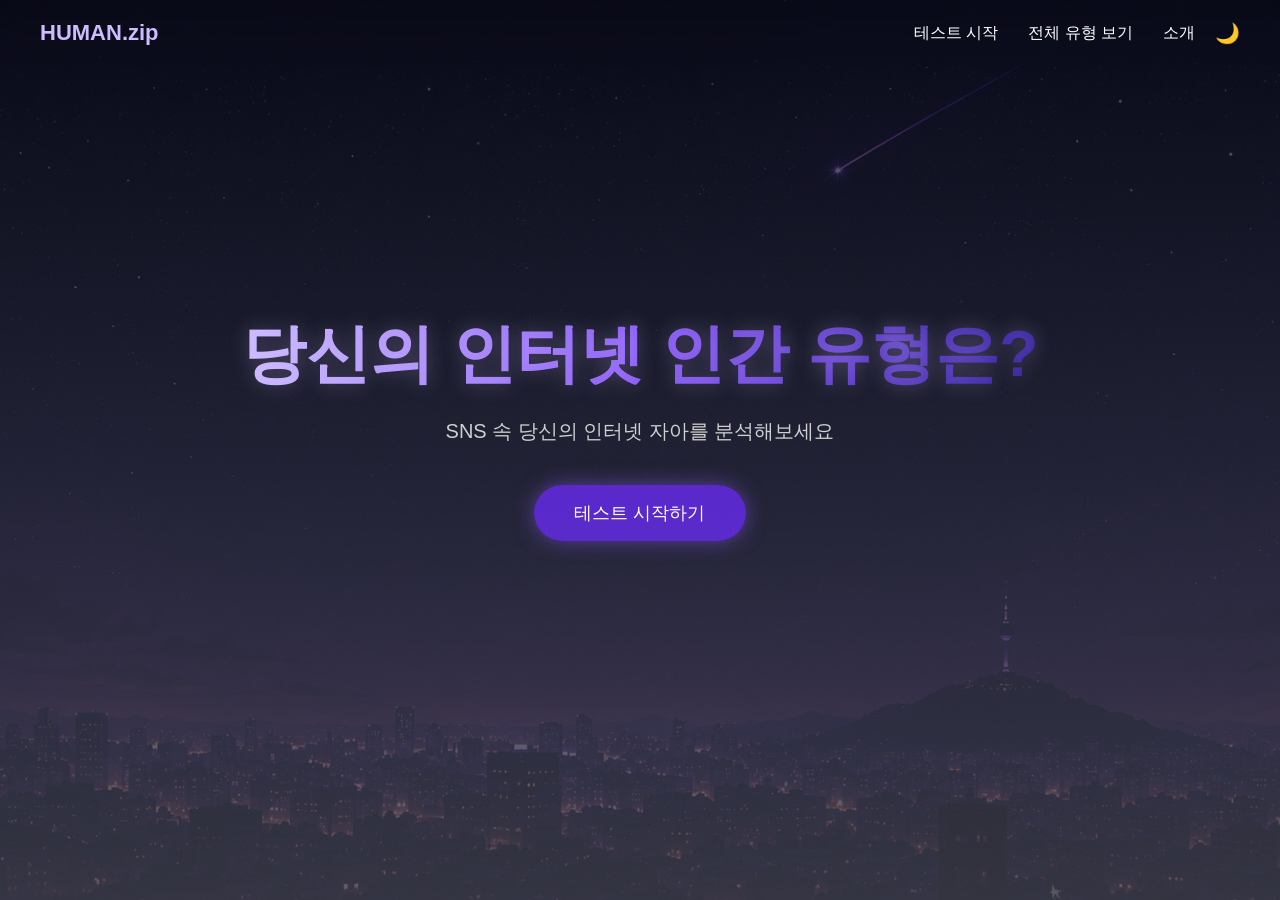
<file: index.html>
<!DOCTYPE html>
<html lang="en">
<head>
    <meta charset="UTF-8">
    <meta name="viewport" content="width=device-width, initial-scale=1.0">
    <title>인간 유형 테스트</title>
    <link rel="stylesheet" href="css/index.css">
    <link rel="stylesheet" href="css/theme.css">
</head>
<body>
    <nav>
        <div class = "logo">
            HUMAN.zip
        </div>

        <div class = "nav-right">
            <ul>
                <li id = "testMenu"> 테스트 시작 </li>
                <li id = "typesMenu"> 전체 유형 보기 </li>
                <li id = "introMenu"> 소개 </li>
            </ul>

            <button class = "mode-btn" id = "modeBtn">
                🌙
            </button>
        </div>
    </nav>

    <main>
        <div class = "main-text">
            <h1> 당신의 인터넷 인간 유형은? </h1>
            <p> SNS 속 당신의 인터넷 자아를 분석해보세요</p>
            <button class = "start-btn" id = "startBtn">
                테스트 시작하기
            </button>
        </div>
    </main>

    <script src = "js/index.js"></script>
    <script src = "js/theme.js"></script>
</body>
</html>
</file>
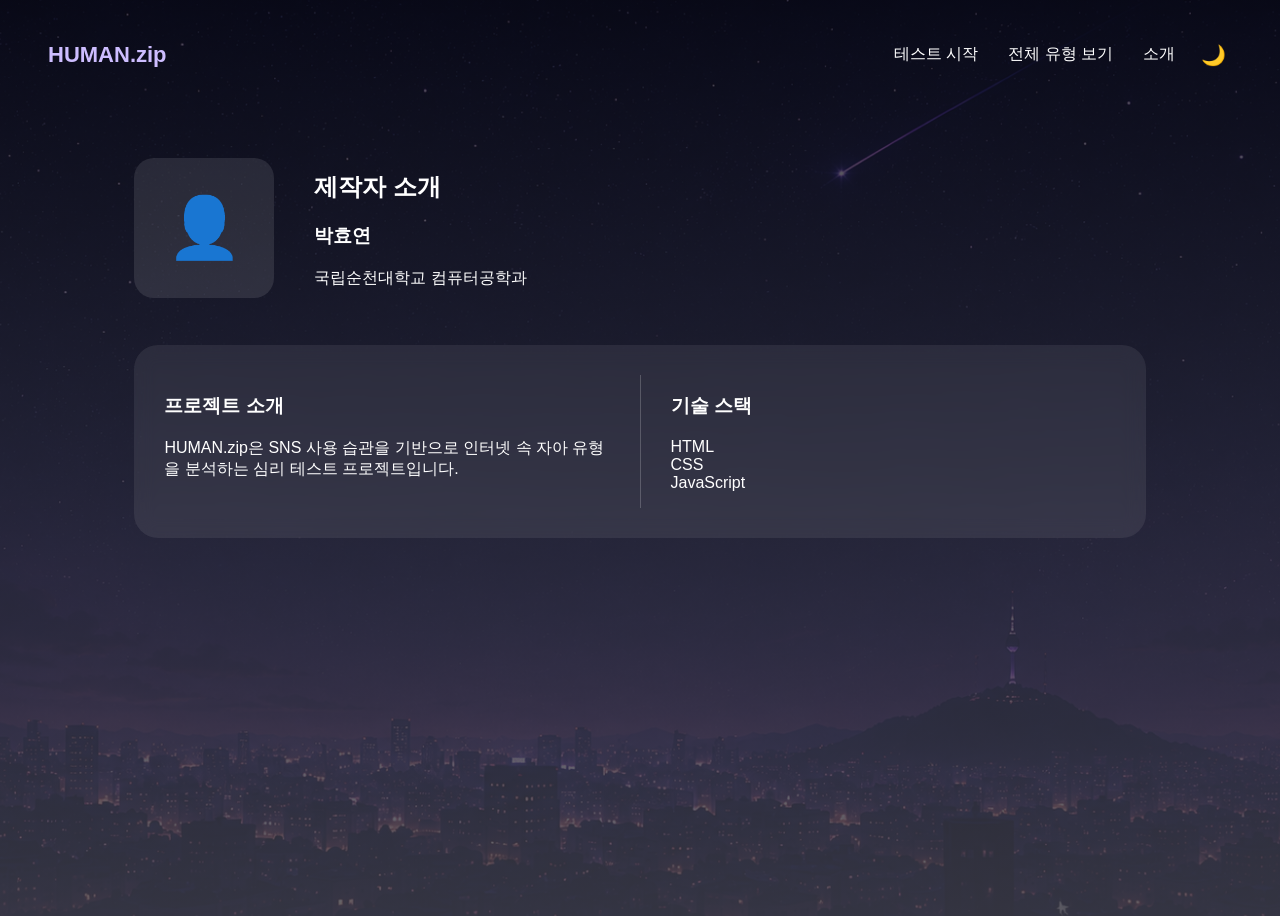
<file: intro.html>
<!DOCTYPE html>
<html lang="en">
<head>
    <meta charset="UTF-8">
    <meta name="viewport" content="width=device-width, initial-scale=1.0">
    <title> 인간 유형 테스트 </title>
    <link rel = "stylesheet" href = "css/intro.css">
    <link rel = "stylesheet" href="css/theme.css">
</head>
<body>
    <nav>
        <div class="logo" id="homeBtn">
            HUMAN.zip
        </div>

        <div class="nav-right">
            <ul>
                <li id="testMenu">
                    테스트 시작
                </li>

                <li id="typesMenu">
                    전체 유형 보기
                </li>

                <li id="introMenu">
                    소개
                </li>
            </ul>

            <button class="mode-btn" id="modeBtn">
                🌙
            </button>
        </div>
    </nav>
    
    <main class = "intro-main">
        <div class = "profile-section">
            <div class = "profile-image">
                👤
            </div>

            <div class = "profile-info">
                <h2>
                    제작자 소개
                </h2>

                <h3>
                    박효연
                </h3>

                <p>
                    국립순천대학교 컴퓨터공학과
                </p>
            </div>
        </div>

        <div class = "project-box">
            <div class = "project-intro">
                <h3>
                    프로젝트 소개
                </h3>

                <p>
                    HUMAN.zip은 SNS 사용 습관을 기반으로 인터넷 속 자아 유형을 분석하는
                    심리 테스트 프로젝트입니다.
                </p>
            </div>

            <div class = "tech-stack">
                <h3>
                    기술 스택
                </h3>

                <p>
                    HTML <br>
                    CSS <br>
                    JavaScript
                </p>
            </div>
        </div>
    </main>

    <script src="js/intro.js"></script>
    <script src = "js/theme.js"></script>
    </div>
</body>
</html>
</file>
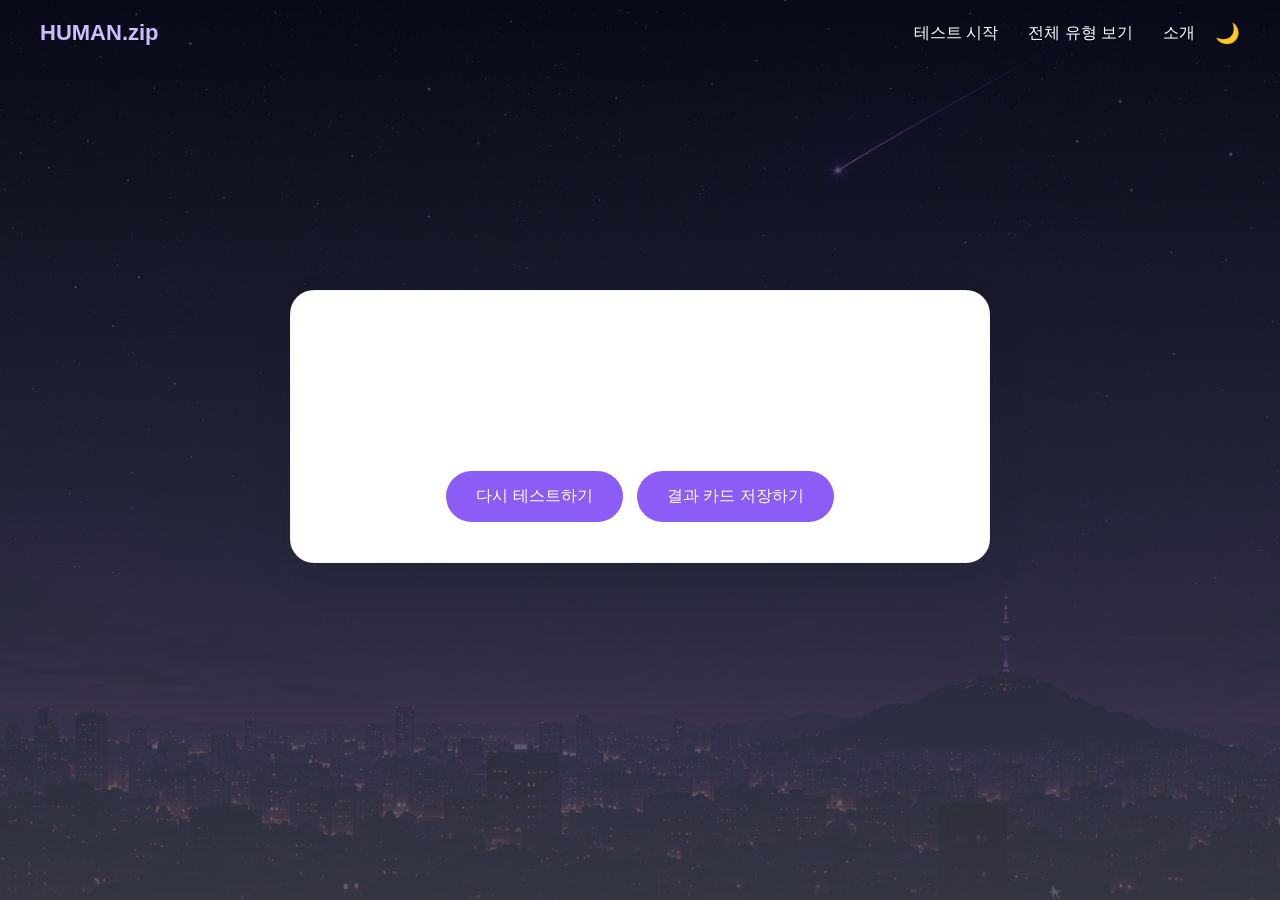
<file: result.html>
<!DOCTYPE html>
<html lang="en">
<head>
    <meta charset="UTF-8">
    <meta name="viewport" content="width=device-width, initial-scale=1.0">
    <title> 인간 유형 테스트 </title>
    <link rel = "stylesheet" href = "css/result.css">
    <link rel = "stylesheet" href="css/theme.css">
</head>
<script src = "https://html2canvas.hertzen.com/dist/html2canvas.min.js"></script>
<body>
    <nav>
        <div class="logo" id="homeBtn">
            HUMAN.zip
        </div>

        <div class="nav-right">
            <ul>
                <li id="testMenu">
                    테스트 시작
                </li>

                <li id="typesMenu">
                    전체 유형 보기
                </li>

                <li id="introMenu">
                    소개
                </li>
            </ul>

            <button class="mode-btn" id="modeBtn">
                🌙
            </button>
        </div>
    </nav>
    
    <main class = "result-main">
        <div class = "result-card" id = "resultCard">
            <h1 id = "resultTitle"></h1>
            <div id = "resultKeyword"></div>
            <div id = "resultColor"></div>
            <div id = "resultFeatures"></div>
            <p id = "resultMusic"></p>
            <p id = "resultMessage"></p>
            <div class = "button-box" id = "buttonBox" data-html2canvas-ignore = "true">
                <button id = "retryBtn">
                    다시 테스트하기
                </button>

                <button id = "saveBtn">
                    결과 카드 저장하기
                </button>
            </div>
        </div>
    </main>

<script src="js/result.js"></script>
<script src = "js/theme.js"></script>
</body>
</html>
</file>
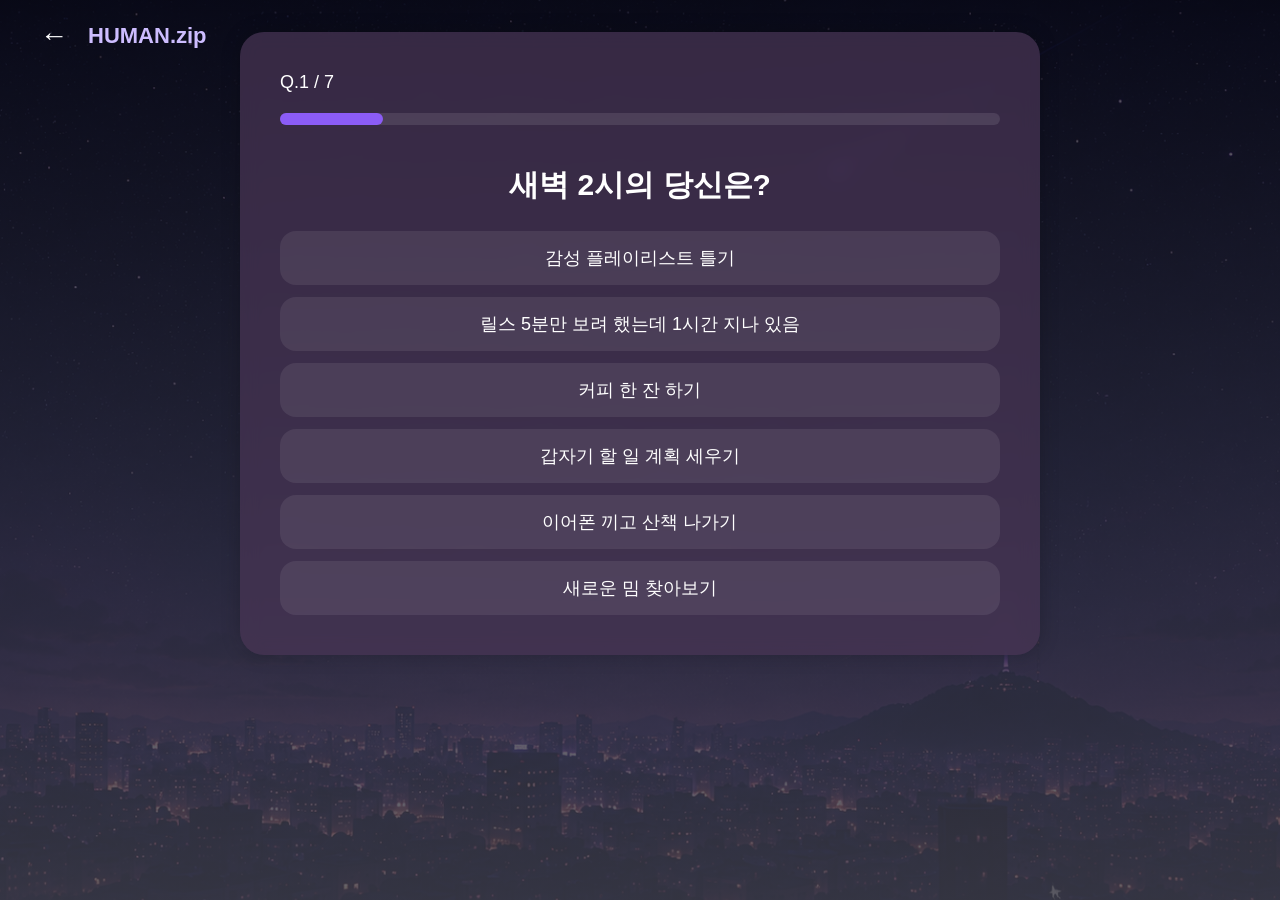
<file: test.html>
<!DOCTYPE html>
<html lang="en">
<head>
    <meta charset="UTF-8">
    <meta name="viewport" content="width=device-width, initial-scale=1.0">
    <title> 인간 유형 테스트</title>
    <link rel = "stylesheet" href = "css/test.css">
    <link rel = "stylesheet" href="css/theme.css">
</head>
<body>
    <nav>
        <div class="back-btn" id="backBtn">
            ←
        </div>

        <div class="logo">
            HUMAN.zip
        </div>
    </nav>

    <main class = "test-main">
        <div class = "test-box">
            <div class = "progress-text" id = "progressText"></div>

            <div class = "progress-bar">
                <div class = "progress" id = "progress"></div>
            </div>

            <h1 class = "question" id = "question">
            </h1>

            <div class = "answer-box" id = "answerBox">
            </div>
        </div>
    </main>

    <script src = "js/test.js"></script>
    <script src = "js/theme.js"></script>
</body>
</html>
</file>
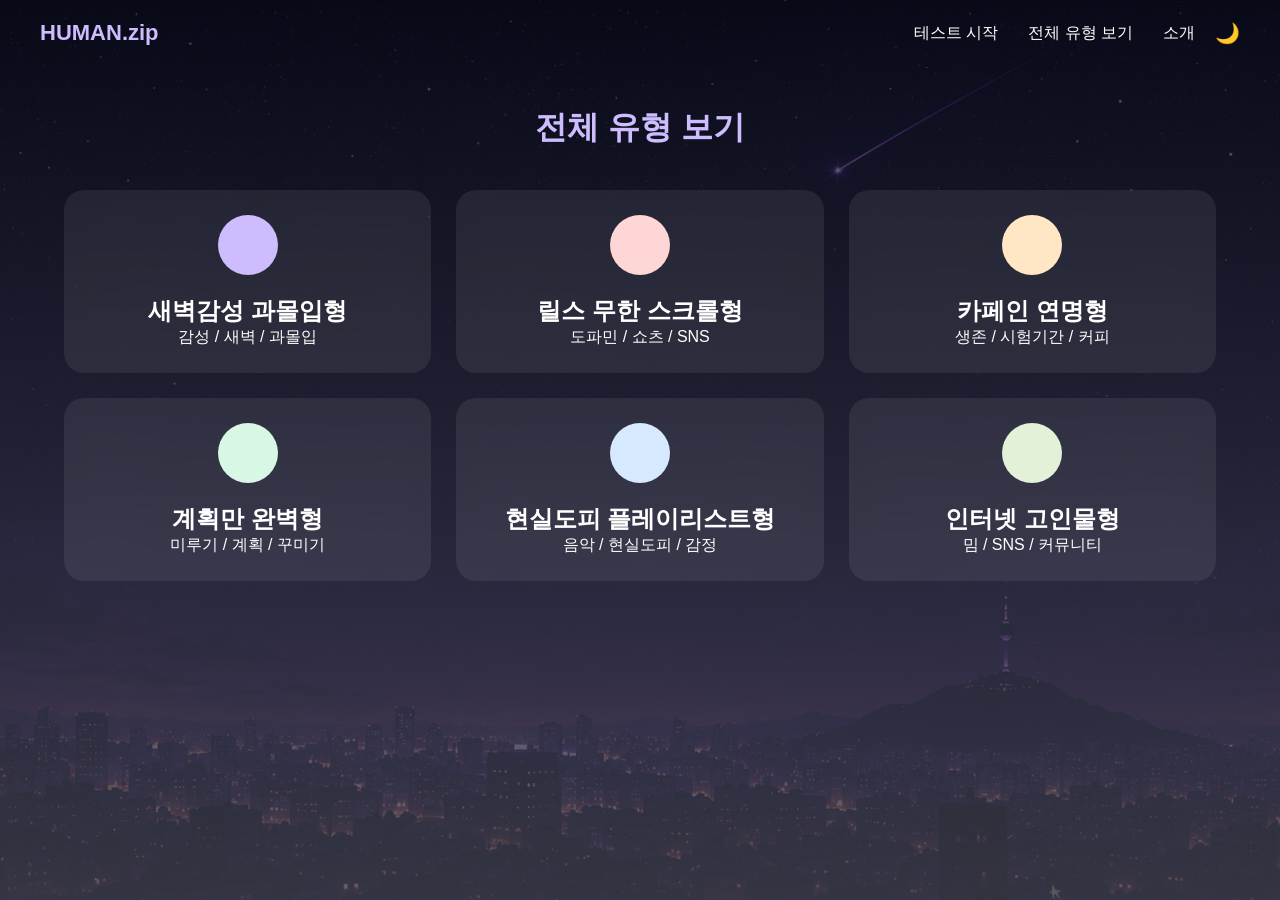
<file: types.html>
<!DOCTYPE html>
<html lang="en">
<head>
    <meta charset="UTF-8">
    <meta name="viewport" content="width=device-width, initial-scale=1.0">
    <title> 인간 유형 테스트 </title>
    <link rel = "stylesheet" href = "css/types.css">
    <link rel = "stylesheet" href="css/theme.css">
</head>
<body>
    <nav>
        <div class="logo" id="homeBtn">
            HUMAN.zip
        </div>

        <div class="nav-right">
            <ul>
                <li id="testMenu">
                    테스트 시작
                </li>

                <li id="typesMenu">
                    전체 유형 보기
                </li>

                <li id="introMenu">
                    소개
                </li>
            </ul>

            <button class="mode-btn" id="modeBtn">
                🌙
            </button>
        </div>
    </nav>
    
    <main class = "types-main">
        <h1>
            전체 유형 보기
        </h1>

        <div class = "types-container">

        </div>
    </main>

    <script src = "js/types.js"></script>
    <script src = "js/theme.js"></script>
</body>
</html>
</file>
<file: css/index.css>
* {
    margin: 0;
    padding: 0;
    box-sizing: border-box;
}

body {
    background-image: linear-gradient(
        rgba(12, 12, 22, 0.7),
        rgba(64, 64, 75, 0.8)
    ),
    url("../images/background.png");
    background-size: cover;
    background-position: center;
    background-repeat: no-repeat;
    color: white;
    font-family: sans-serif;
    min-height: 100vh;
}

nav {
    display: flex;
    justify-content: space-between;
    align-items: center;
    padding: 20px 40px 20px 40px;
    backdrop-filter: blur(10px);
}

.nav-right {
    display: flex;
    align-items: center;
    gap: 20px;
}

ul {
    display: flex;
    list-style: none;
    gap: 30px;
}

li {
    cursor: pointer;
    transition: 0.3s;
}

li:hover {
    color: #CDBDFF;
}

.logo {
    font-size: 22px;
    font-weight: bold;
    color: #CDBDFF;
}

.mode-btn {
    background-color: transparent;
    border: none;
    font-size: 20px;
    cursor: pointer;
    color: white;
}

main {
    display: flex;
    justify-content: center;
    align-items: center;
    height: 80vh;
}

.main-text {
    text-align: center;
}

.main-text h1 {
    background: linear-gradient(
        to right,
        #CDBDFF,
        #8B5CF6,
        #36229b
    );
    -webkit-background-clip: text;
    background-clip: text;
    -webkit-text-fill-color: transparent;
    font-size: 64px;
    color: white;
    margin-bottom: 20px;
    text-shadow: 0px 0px 20px rgba(205, 189, 255, 0.3);
}

.main-text p {
    font-size: 20px;
    color: #CFCFCF;
    margin-bottom: 40px;
}

.start-btn {
    background-color: #652bebd2;
    color: white;
    border: none;
    border-radius: 30px;
    padding: 16px 40px 16px 40px;
    font-size: 18px;
    cursor: pointer;
    box-shadow: 0px 0px 20px rgba(139, 92, 246, 0.5);
    transition: 0.3s;
}

.start-btn:hover {
    transform: scale(1.05);
    background-color: #9F7AEA;
}
</file>
<file: css/theme.css>
body.light-mode {
    background-image: linear-gradient(
        rgba(255, 255, 255, 0.08),
        rgba(255, 255, 255, 0.12)
    ),
    url("../images/light-background.png");
    background-size: cover;
    background-position: center;
    background-repeat: no-repeat;
    color: #444;
}

.light-mode li {
    color: #555;
}

.light-mode li:hover {
    color: #8B5CF6;
}

.light-mode .logo {
    color: #8B5CF6;
}

.light-mode .mode-btn {
    color: #8B5CF6;
}

.light-mode h1,
.light-mode h2,
.light-mode h3 {
    color: #444;
}

.light-mode p {
    color: #666;
}

.light-mode .main-text p {
    color: #666;
}

.light-mode .test-box,
.light-mode .type-card,
.light-mode .project-box {
    background-color: rgba(255, 255, 255, 0.55);
    backdrop-filter: blur(20px);
    border: 1px solid rgba(255, 255, 255, 0.7);
    box-shadow: 0px 10px 30px rgba(139, 92, 246, 0.12);
}

.light-mode .result-card {
    background: #F8F5EF;
    backdrop-filter: none;
}
.light-mode .start-btn {
    background: linear-gradient( 90deg, #8B5CF6, #A78BFA );
    color: white;
}

.light-mode #retryBtn,
.light-mode #saveBtn {
    background: linear-gradient( 90deg, #8B5CF6, #A78BFA );
    color: white;
}

.light-mode .start-btn:hover,
.light-mode #retryBtn:hover,
.light-mode #saveBtn:hover {
    transform: scale(1.05);
    box-shadow: 0px 5px 20px rgba(139, 92, 246, 0.3);
}

.light-mode .answer-btn {
    background: rgba(255, 255, 255, 0.7);
    color: #444;
    border: 1px solid rgba(167, 139, 250, 0.15);
}

.light-mode .answer-btn:hover {
    background: rgba(167, 139, 250, 0.15);
    color: #8B5CF6;
}

.light-mode .progress-bar {
    background: rgba(0, 0, 0, 0.08);
}

.light-mode .progress {
    background: linear-gradient( 90deg, #8B5CF6, #CDBDFF );
}

.light-mode #resultFeatures p {
    color: #555;
}

.light-mode .profile-image {
    background: rgba(255, 255, 255, 0.7);
    color: #8B5CF6;
}
</file>
<file: css/intro.css>
body {
    background-image: linear-gradient(
        rgba(12, 12, 22, 0.7),
        rgba(64, 64, 75, 0.8)
    ),
    url("../images/background.png");
    background-size: cover;
    background-position: center;
    background-repeat: no-repeat;
    color: white;
    min-height: 100vh;
    font-family: sans-serif;
}

nav {
    display: flex;
    justify-content: space-between;
    align-items: center;
    padding: 20px 40px 20px 40px;
}

.nav-right {
    display: flex;
    align-items: center;
    gap: 20px;
}

ul {
    display: flex;
    list-style: none;
    gap: 30px;
}

li {
    cursor: pointer;
    transition: 0.3s;
}

li:hover {
    color: #CDBDFF;
}

.logo {
    font-size: 22px;
    font-weight: bold;
    color: #CDBDFF;
    cursor: pointer;
}

.mode-btn {
    background: transparent;
    border: none;
    color: white;
    cursor: pointer;
    font-size: 20px;
}

.intro-main {
    width: 80%;
    margin: 0 auto;
    padding: 50px 0px 50px 0px;
}

.profile-section {
    display: flex;
    align-items: center;
    gap: 40px;
    margin-bottom: 40px;
}

.profile-image {
    width: 140px;
    height: 140px;
    border-radius: 20px;
    background-color: rgba(255, 255, 255, 0.1);
    display: flex;
    justify-content: center;
    align-items: center;
    font-size: 60px;
}

.project-box {
    display: flex;
    background-color: rgba(255, 255, 255, 0.08);
    border-radius: 24px;
    padding: 30px 30px 30px 30px;
    backdrop-filter: blur(10px);
}

.project-intro {
    flex: 1;
    padding-right: 30px;
}

.tech-stack {
    flex: 1;
    border-left: 1px solid rgba(255, 255, 255, 0.2);
    padding-left: 30px;
}
</file>
<file: css/result.css>
* {
    margin: 0;
    padding: 0;
    box-sizing: border-box;
}

body {
    background-image: linear-gradient(
        rgba(12, 12, 22, 0.7),
        rgba(64, 64, 75, 0.8)
    ),
    url("../images/background.png");
    background-size: cover;
    background-position: center;
    background-repeat: no-repeat;
    color: white;
    font-family: sans-serif;
    min-height: 100vh;
}

nav {
    display: flex;
    justify-content: space-between;
    align-items: center;
    padding: 20px 40px 20px 40px;
}

.nav-right {
    display: flex;
    align-items: center;
    gap: 20px;
}

ul {
    display: flex;
    list-style: none;
    gap: 30px;
}

li {
    cursor: pointer;
    transition: 0.3s;
}

li:hover {
    color: #CDBDFF;
}

.logo {
    font-size: 22px;
    font-weight: bold;
    color: #CDBDFF;
    cursor: pointer;
}

.mode-btn {
    background: transparent;
    border: none;
    color: white;
    cursor: pointer;
    font-size: 20px;
}

.result-main {
    display: flex;
    justify-content: center;
    align-items: center;
    min-height: 80vh;
}

.result-card {
    width: 700px;
    background: #ffffff;
    border: 1px solid rgba(0, 0, 0, 0.05);
    border-radius: 24px;
    padding: 40px 40px 40px 40px;
    text-align: center;
    box-shadow: 0 15px 40px rgba(0, 0, 0, 0.08);
}

#resultTitle {
    font-size: 42px;
    margin-bottom: 20px;
}

#resultKeyword {
    font-size: 18px;
    margin-bottom: 20px;
    color: #000000;
}

#resultColor {
    width: 90px;
    height: 90px;
    border-radius: 50%;
    margin: 20px auto;
}

#resultFeatures {
    margin-top: 30px;
    margin-bottom: 30px;
}

#resultFeatures p {
    margin-bottom: 10px;
    font-size: 17px;
    color: #3b3b3b;
}

#resultMusic {
    margin-top: 20px;
    margin-bottom: 20px;
    font-size: 18px;
    color: #000000;
}

#resultMessage {
    font-size: 20px;
    font-weight: bold;
    color: #000000;
    margin-bottom: 30px;
}

#retryBtn {
    background-color: #8B5CF6;
    color: white;
    border: none;
    border-radius: 30px;
    padding: 15px 30px 15px 30px;
    cursor: pointer;
    font-size: 16px;
    transition: 0.3s;
}

#retryBtn:hover {
    background-color: #9F7AEA;
    transform: scale(1.05);
}

#saveBtn {
    background-color: #8B5CF6;
    color: white;
    border: none;
    border-radius: 30px;
    padding: 15px 30px 15px 30px;
    cursor: pointer;
    font-size: 16px;
    margin-left: 10px;
    transition: 0.3s;
}

#saveBtn:hover {
    background-color: #9F7AEA;
    transform: scale(1.05);
}
</file>
<file: css/test.css>
* {
    margin: 0;
    padding: 0;
    box-sizing: border-box;
}

body {
    background-image: linear-gradient(
        rgba(12, 12, 22, 0.7),
        rgba(64, 64, 75, 0.8)
    ),
    url("../images/background.png");
    background-size: cover;
    background-position: center;
    background-repeat: no-repeat;

    color: white;
    font-family: sans-serif;
    min-height: 100vh;
}

nav {
    display: flex;
    align-items: center;
    gap: 20px;
    padding: 20px 40px 20px 40px;
}

.logo {
    font-size: 22px;
    font-weight: bold;
    color: #CDBDFF;
}

.back-btn {
    font-size: 28px;
    cursor: pointer;
    color: white;
    transition: 0.3s;
}

.back-btn:hover {
    color: #CDBDFF;
}

.test-main {
    display: flex;
    justify-content: center;
    align-items: center;
    margin-top: -40px;

}

.test-box {
    width: 800px;
    background-color: rgba(73, 53, 85, 0.716);
    border-radius: 24px;
    padding: 40px 40px 40px 40px;
    backdrop-filter: blur(10px);
    box-shadow: 0px 0px 20px rgba(0, 0, 0, 0.2);
}

.progress-text {
    font-size: 18px;
    margin-bottom: 20px;
}

.progress-bar {
    width: 100%;
    height: 12px;
    background-color: rgba(255, 255, 255, 0.1);
    border-radius: 20px;
    margin-bottom: 40px;
}

.progress {
    width: 10%;
    height: 100%;
    background-color: #8B5CF6;
    border-radius: 20px;
}

.question {
    text-align: center;
    font-size: 30px;
    margin-bottom: 25px;
}

.answer-box {
    display: flex;
    flex-direction: column;
    gap: 12px;
}

.answer-btn {
    background-color: rgba(255, 255, 255, 0.08);
    color: white;
    border: none;
    border-radius: 16px;
    padding: 15px 15px 15px 15px;
    font-size: 18px;
    cursor: pointer;
    transition: 0.3s;
}

.answer-btn:hover {
    background-color: rgba(139, 92, 246, 0.3);
    transform: translateY(-2px);
}
</file>
<file: css/types.css>
* {
    margin: 0;
    padding: 0;
    box-sizing: border-box;
}

body {
    background-image: linear-gradient(
        rgba(12, 12, 22, 0.7),
        rgba(64, 64, 75, 0.8)
    ),
    url("../images/background.png");
    background-size: cover;
    background-position: center;
    background-repeat: no-repeat;
    color: white;
    min-height: 100vh;
    font-family: sans-serif;
}

nav {
    display: flex;
    justify-content: space-between;
    align-items: center;
    padding: 20px 40px 20px 40px;
}

.nav-right {
    display: flex;
    align-items: center;
    gap: 20px;
}

ul {
    display: flex;
    list-style: none;
    gap: 30px;
}

li {
    cursor: pointer;
    transition: 0.3s;
}

li:hover {
    color: #CDBDFF;
}

.logo {
    font-size: 22px;
    font-weight: bold;
    color: #CDBDFF;
    cursor: pointer;
}

.mode-btn {
    background: transparent;
    border: none;
    color: white;
    cursor: pointer;
    font-size: 20px;
}

.types-main {
    width: 90%;
    margin: 0 auto;
    padding: 40px 0px 40px 0px;
}

.types-main h1 {
    text-align: center;
    margin-bottom: 40px;
    color: #CDBDFF;
}

.types-container {
    display: grid;
    grid-template-columns: repeat(3, 1fr);
    gap: 25px;
}

.type-card {
    background-color: rgba(255, 255, 255, 0.08);
    border-radius: 20px;
    padding: 25px 25px 25px 25px;
    text-align: center;
    backdrop-filter: blur(10px);
    transition: 0.3s;
}

.type-card:hover {
    transform: translateY(-5px);
}

.color-circle {
    width: 60px;
    height: 60px;
    border-radius: 50%;
    margin: 0 auto 20px auto;
}
</file>
